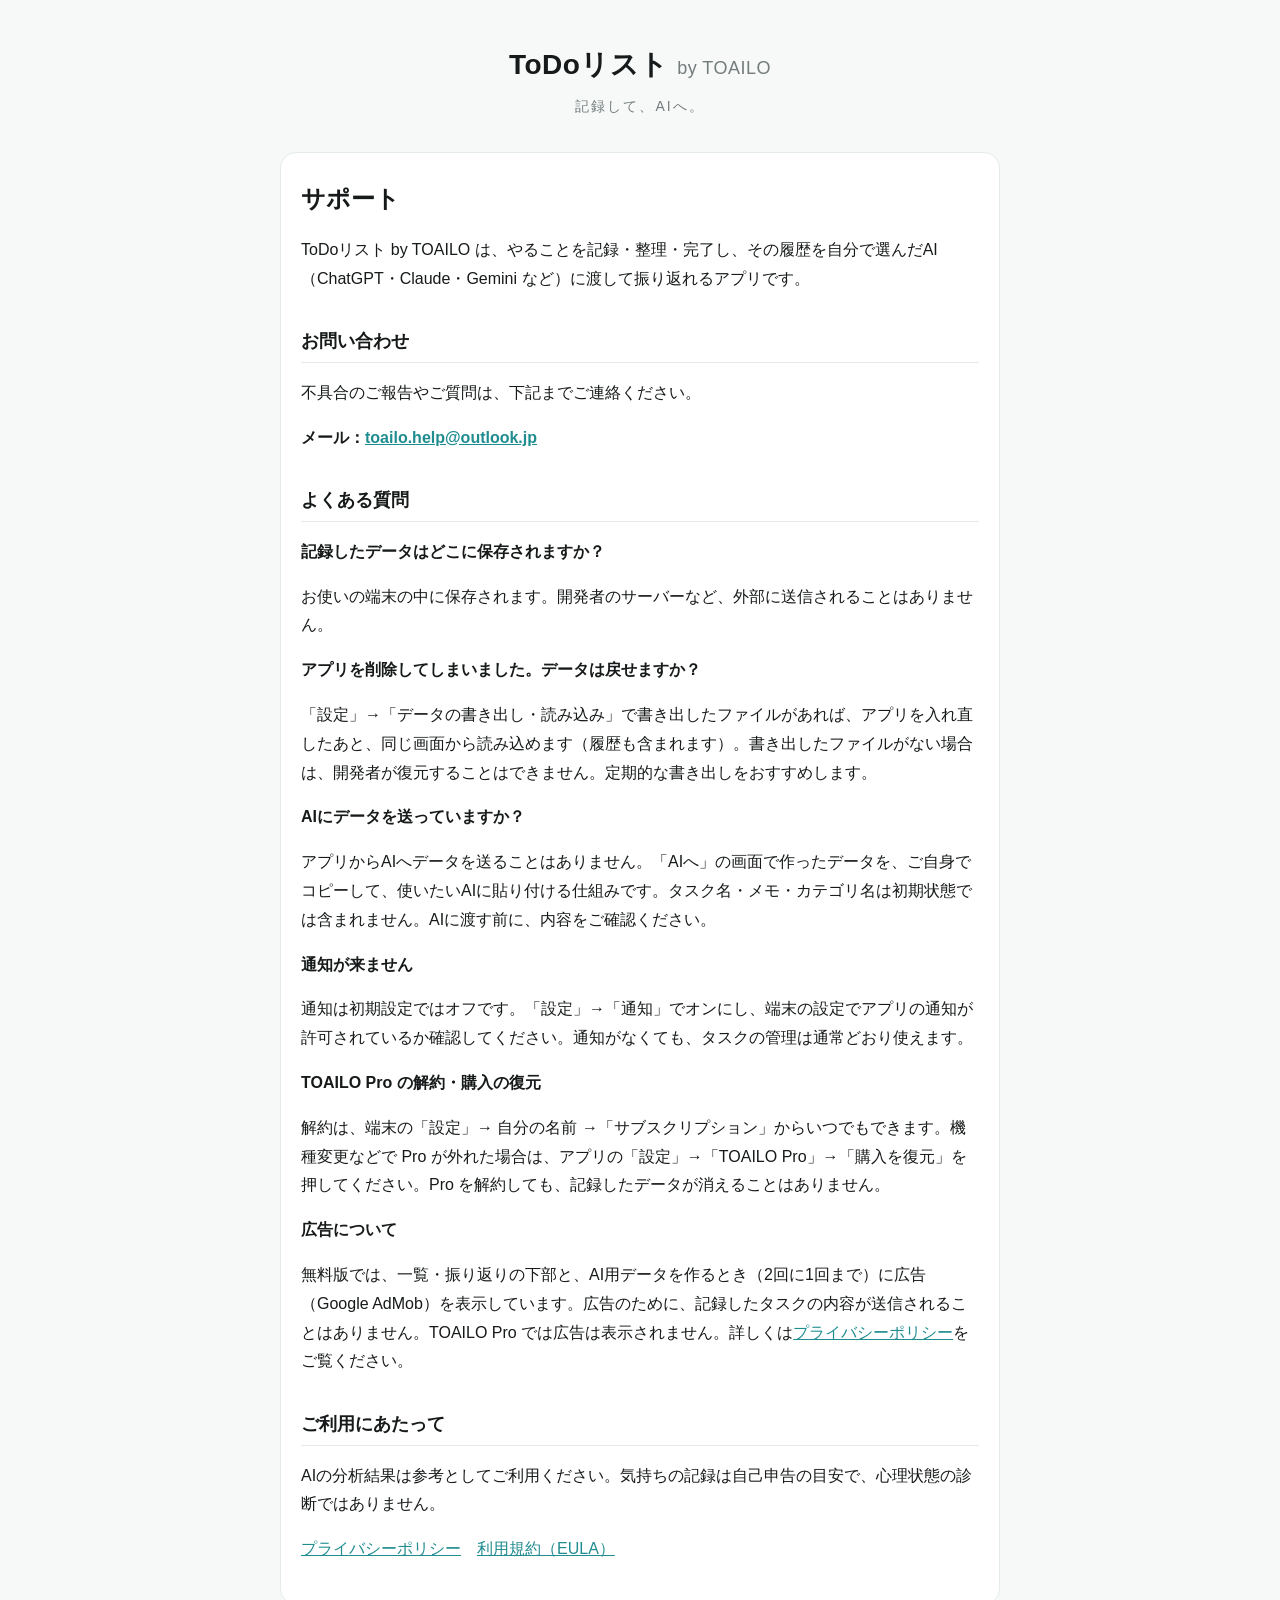
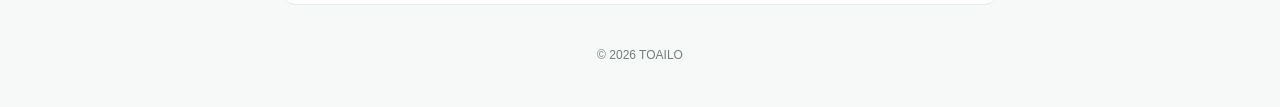
<file: index.html>
<!doctype html>
<html lang="ja">
<head>
  <meta charset="utf-8">
  <meta name="viewport" content="width=device-width, initial-scale=1">
  <title>ToDoリスト by TOAILO サポート</title>
  <meta name="description" content="ToDoリスト by TOAILO（記録して、AIへ。）のサポートページ">
  <link rel="stylesheet" href="style.css">
</head>
<body>
  <header>
    <a class="brand" href="./">ToDoリスト <span>by TOAILO</span></a>
    <p class="tagline">記録して、AIへ。</p>
  </header>

  <main>
    <h1>サポート</h1>
    <p>ToDoリスト by TOAILO は、やることを記録・整理・完了し、その履歴を自分で選んだAI（ChatGPT・Claude・Gemini など）に渡して振り返れるアプリです。</p>

    <h2>お問い合わせ</h2>
    <p>不具合のご報告やご質問は、下記までご連絡ください。</p>
    <p class="contact">メール：<a href="mailto:toailo.help@outlook.jp">toailo.help@outlook.jp</a></p>

    <h2>よくある質問</h2>
    <h3>記録したデータはどこに保存されますか？</h3>
    <p>お使いの端末の中に保存されます。開発者のサーバーなど、外部に送信されることはありません。</p>

    <h3>アプリを削除してしまいました。データは戻せますか？</h3>
    <p>「設定」→「データの書き出し・読み込み」で書き出したファイルがあれば、アプリを入れ直したあと、同じ画面から読み込めます（履歴も含まれます）。書き出したファイルがない場合は、開発者が復元することはできません。定期的な書き出しをおすすめします。</p>

    <h3>AIにデータを送っていますか？</h3>
    <p>アプリからAIへデータを送ることはありません。「AIへ」の画面で作ったデータを、ご自身でコピーして、使いたいAIに貼り付ける仕組みです。タスク名・メモ・カテゴリ名は初期状態では含まれません。AIに渡す前に、内容をご確認ください。</p>

    <h3>通知が来ません</h3>
    <p>通知は初期設定ではオフです。「設定」→「通知」でオンにし、端末の設定でアプリの通知が許可されているか確認してください。通知がなくても、タスクの管理は通常どおり使えます。</p>

    <h3>TOAILO Pro の解約・購入の復元</h3>
    <p>解約は、端末の「設定」→ 自分の名前 →「サブスクリプション」からいつでもできます。機種変更などで Pro が外れた場合は、アプリの「設定」→「TOAILO Pro」→「購入を復元」を押してください。Pro を解約しても、記録したデータが消えることはありません。</p>

    <h3>広告について</h3>
    <p>無料版では、一覧・振り返りの下部と、AI用データを作るとき（2回に1回まで）に広告（Google AdMob）を表示しています。広告のために、記録したタスクの内容が送信されることはありません。TOAILO Pro では広告は表示されません。詳しくは<a href="privacy.html">プライバシーポリシー</a>をご覧ください。</p>

    <h2>ご利用にあたって</h2>
    <p>AIの分析結果は参考としてご利用ください。気持ちの記録は自己申告の目安で、心理状態の診断ではありません。</p>

    <p><a href="privacy.html">プライバシーポリシー</a>　<a href="https://www.apple.com/legal/internet-services/itunes/dev/stdeula/" target="_blank" rel="noopener">利用規約（EULA）</a></p>
  </main>

  <footer>© 2026 TOAILO</footer>
</body>
</html>
</file>
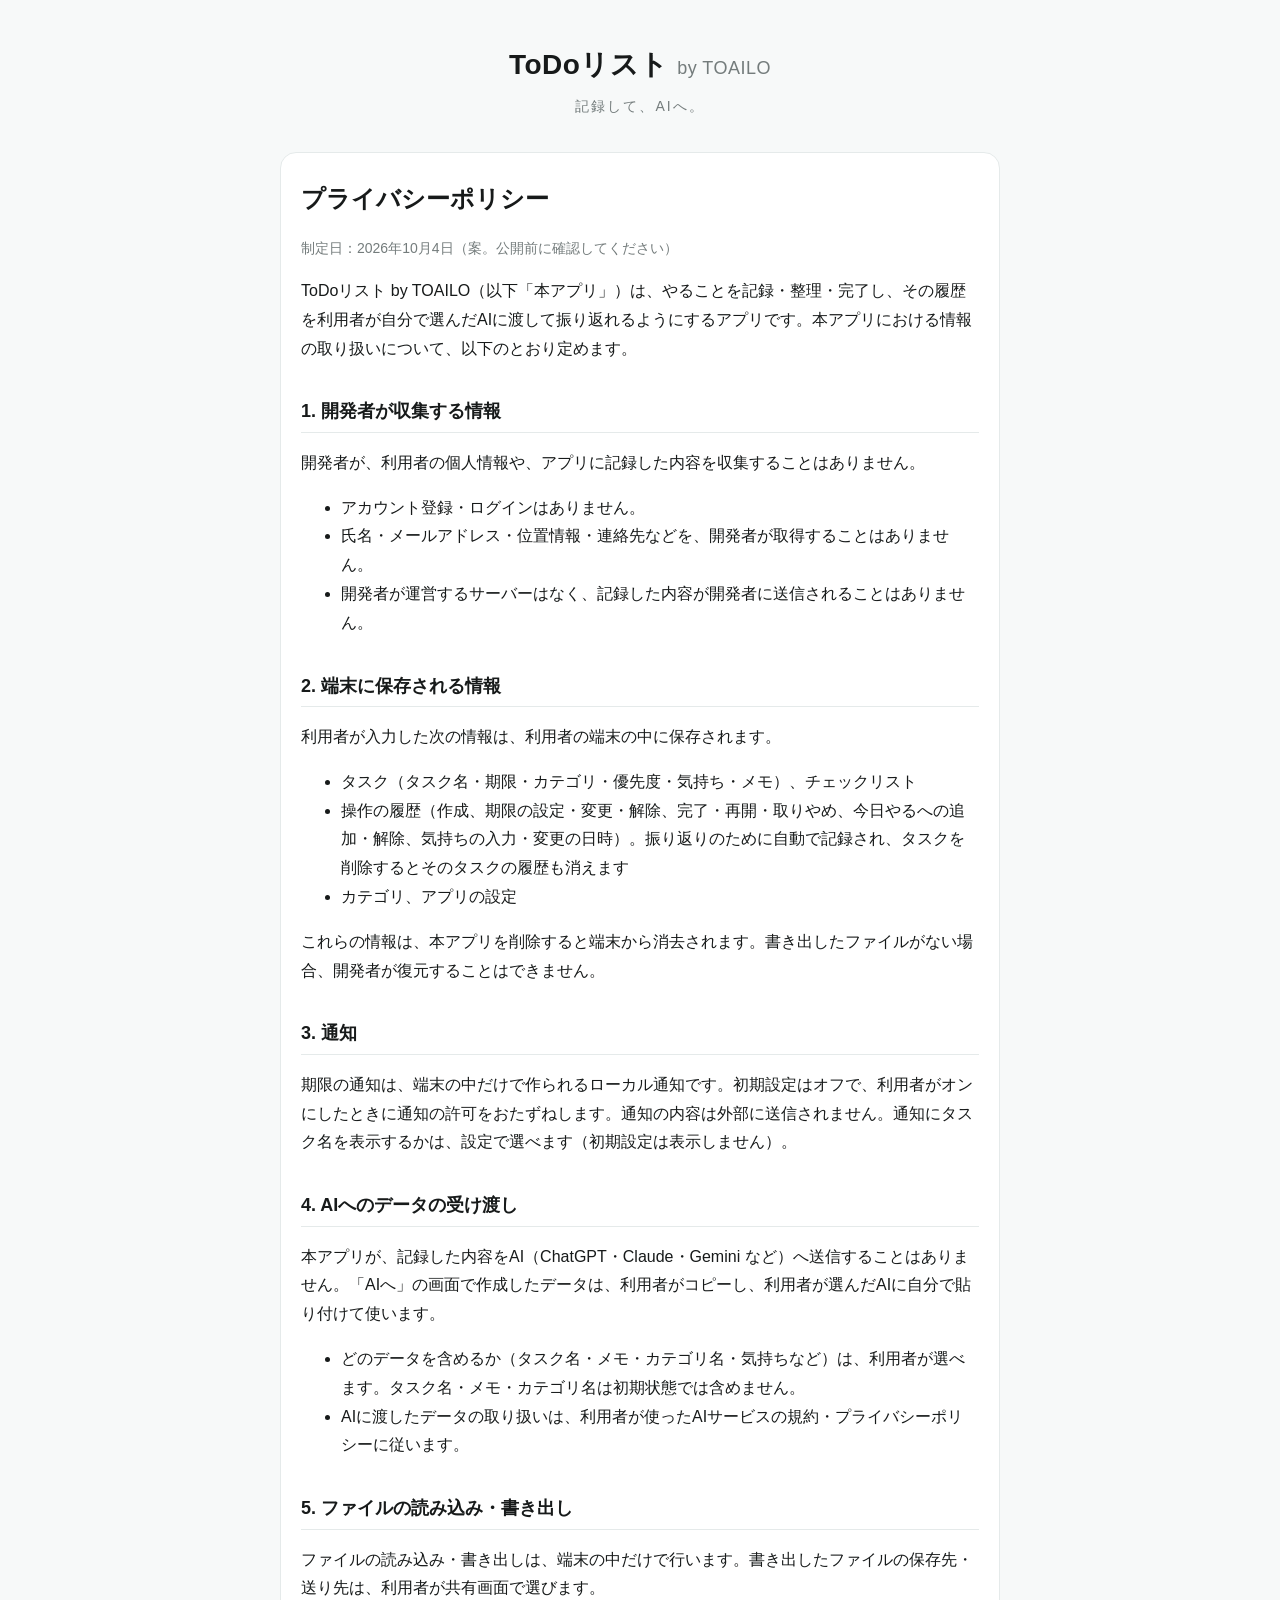
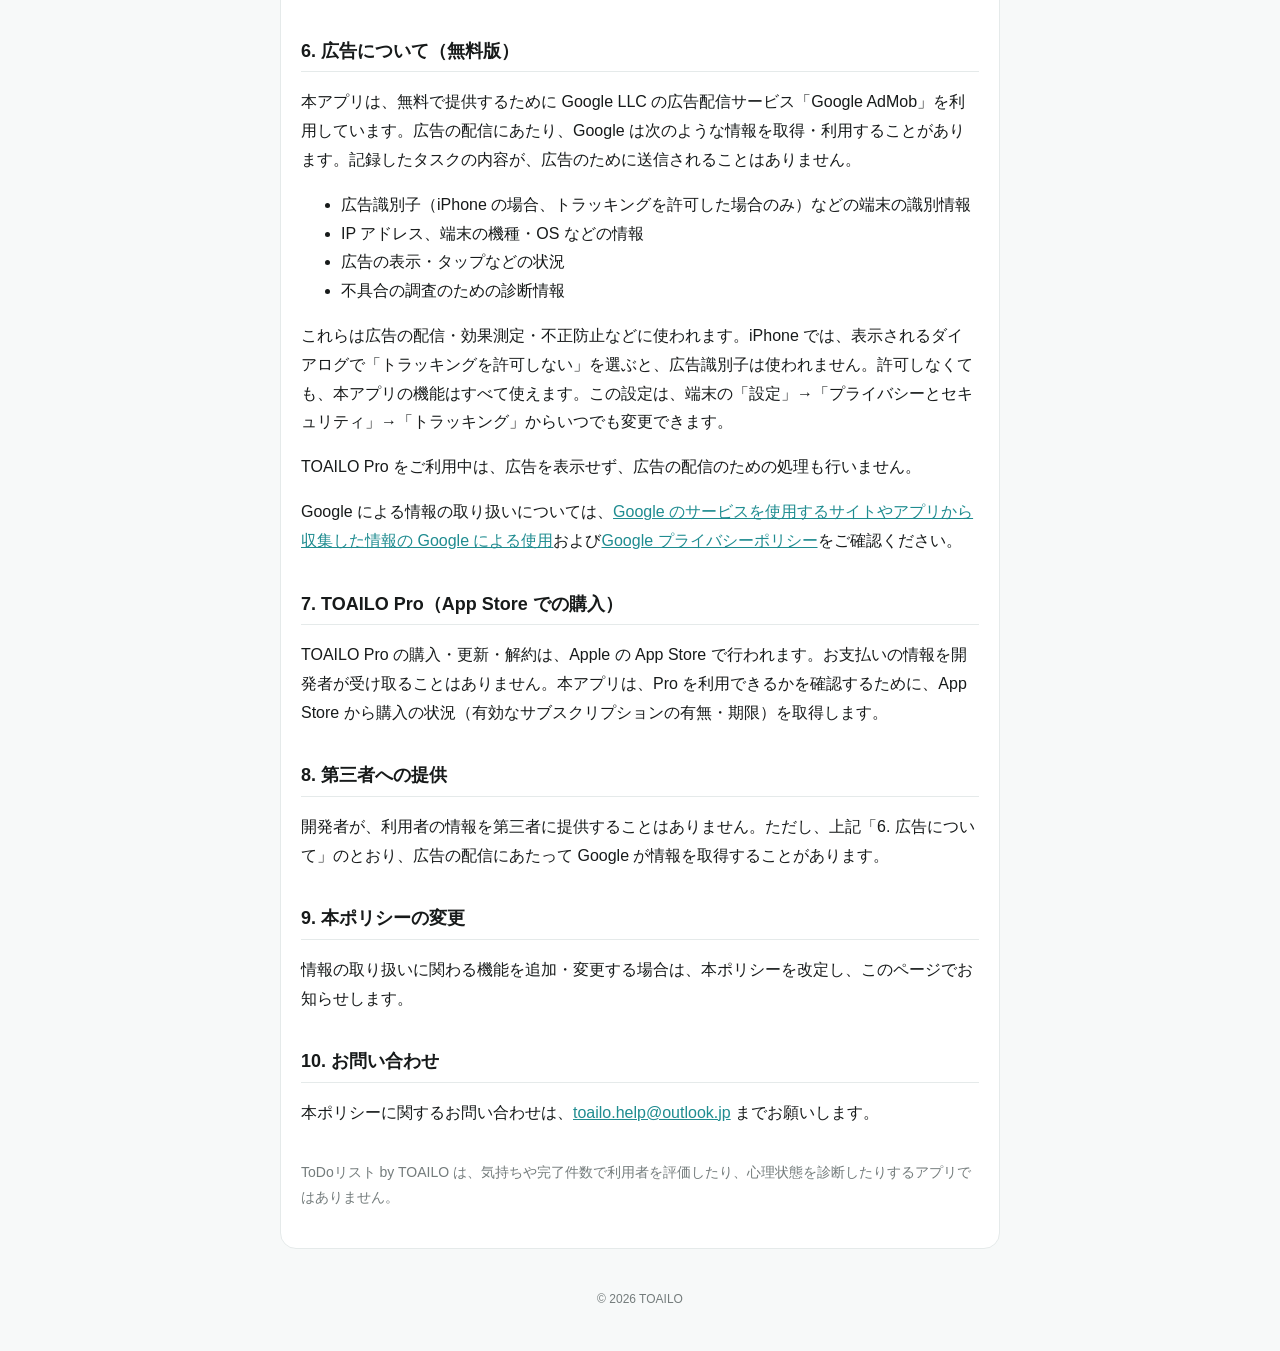
<file: privacy.html>
<!doctype html>
<html lang="ja">
<head>
  <meta charset="utf-8">
  <meta name="viewport" content="width=device-width, initial-scale=1">
  <title>プライバシーポリシー｜ToDoリスト by TOAILO</title>
  <meta name="description" content="ToDoリスト by TOAILO のプライバシーポリシー">
  <link rel="stylesheet" href="style.css">
</head>
<body>
  <header>
    <a class="brand" href="./">ToDoリスト <span>by TOAILO</span></a>
    <p class="tagline">記録して、AIへ。</p>
  </header>

  <main>
    <h1>プライバシーポリシー</h1>
    <p class="meta">制定日：2026年10月4日（案。公開前に確認してください）</p>

    <p>ToDoリスト by TOAILO（以下「本アプリ」）は、やることを記録・整理・完了し、その履歴を利用者が自分で選んだAIに渡して振り返れるようにするアプリです。本アプリにおける情報の取り扱いについて、以下のとおり定めます。</p>

    <h2>1. 開発者が収集する情報</h2>
    <p>開発者が、利用者の個人情報や、アプリに記録した内容を収集することはありません。</p>
    <ul>
      <li>アカウント登録・ログインはありません。</li>
      <li>氏名・メールアドレス・位置情報・連絡先などを、開発者が取得することはありません。</li>
      <li>開発者が運営するサーバーはなく、記録した内容が開発者に送信されることはありません。</li>
    </ul>

    <h2>2. 端末に保存される情報</h2>
    <p>利用者が入力した次の情報は、利用者の端末の中に保存されます。</p>
    <ul>
      <li>タスク（タスク名・期限・カテゴリ・優先度・気持ち・メモ）、チェックリスト</li>
      <li>操作の履歴（作成、期限の設定・変更・解除、完了・再開・取りやめ、今日やるへの追加・解除、気持ちの入力・変更の日時）。振り返りのために自動で記録され、タスクを削除するとそのタスクの履歴も消えます</li>
      <li>カテゴリ、アプリの設定</li>
    </ul>
    <p>これらの情報は、本アプリを削除すると端末から消去されます。書き出したファイルがない場合、開発者が復元することはできません。</p>

    <h2>3. 通知</h2>
    <p>期限の通知は、端末の中だけで作られるローカル通知です。初期設定はオフで、利用者がオンにしたときに通知の許可をおたずねします。通知の内容は外部に送信されません。通知にタスク名を表示するかは、設定で選べます（初期設定は表示しません）。</p>

    <h2>4. AIへのデータの受け渡し</h2>
    <p>本アプリが、記録した内容をAI（ChatGPT・Claude・Gemini など）へ送信することはありません。「AIへ」の画面で作成したデータは、利用者がコピーし、利用者が選んだAIに自分で貼り付けて使います。</p>
    <ul>
      <li>どのデータを含めるか（タスク名・メモ・カテゴリ名・気持ちなど）は、利用者が選べます。タスク名・メモ・カテゴリ名は初期状態では含めません。</li>
      <li>AIに渡したデータの取り扱いは、利用者が使ったAIサービスの規約・プライバシーポリシーに従います。</li>
    </ul>

    <h2>5. ファイルの読み込み・書き出し</h2>
    <p>ファイルの読み込み・書き出しは、端末の中だけで行います。書き出したファイルの保存先・送り先は、利用者が共有画面で選びます。</p>

    <h2>6. 広告について（無料版）</h2>
    <p>本アプリは、無料で提供するために Google LLC の広告配信サービス「Google AdMob」を利用しています。広告の配信にあたり、Google は次のような情報を取得・利用することがあります。記録したタスクの内容が、広告のために送信されることはありません。</p>
    <ul>
      <li>広告識別子（iPhone の場合、トラッキングを許可した場合のみ）などの端末の識別情報</li>
      <li>IP アドレス、端末の機種・OS などの情報</li>
      <li>広告の表示・タップなどの状況</li>
      <li>不具合の調査のための診断情報</li>
    </ul>
    <p>これらは広告の配信・効果測定・不正防止などに使われます。iPhone では、表示されるダイアログで「トラッキングを許可しない」を選ぶと、広告識別子は使われません。許可しなくても、本アプリの機能はすべて使えます。この設定は、端末の「設定」→「プライバシーとセキュリティ」→「トラッキング」からいつでも変更できます。</p>
    <p>TOAILO Pro をご利用中は、広告を表示せず、広告の配信のための処理も行いません。</p>
    <p>Google による情報の取り扱いについては、<a href="https://policies.google.com/technologies/partner-sites" target="_blank" rel="noopener">Google のサービスを使用するサイトやアプリから収集した情報の Google による使用</a>および<a href="https://policies.google.com/privacy" target="_blank" rel="noopener">Google プライバシーポリシー</a>をご確認ください。</p>

    <h2>7. TOAILO Pro（App Store での購入）</h2>
    <p>TOAILO Pro の購入・更新・解約は、Apple の App Store で行われます。お支払いの情報を開発者が受け取ることはありません。本アプリは、Pro を利用できるかを確認するために、App Store から購入の状況（有効なサブスクリプションの有無・期限）を取得します。</p>

    <h2>8. 第三者への提供</h2>
    <p>開発者が、利用者の情報を第三者に提供することはありません。ただし、上記「6. 広告について」のとおり、広告の配信にあたって Google が情報を取得することがあります。</p>

    <h2>9. 本ポリシーの変更</h2>
    <p>情報の取り扱いに関わる機能を追加・変更する場合は、本ポリシーを改定し、このページでお知らせします。</p>

    <h2>10. お問い合わせ</h2>
    <p>本ポリシーに関するお問い合わせは、<a href="mailto:toailo.help@outlook.jp">toailo.help@outlook.jp</a> までお願いします。</p>

    <p class="note">ToDoリスト by TOAILO は、気持ちや完了件数で利用者を評価したり、心理状態を診断したりするアプリではありません。</p>
  </main>

  <footer>© 2026 TOAILO</footer>
</body>
</html>
</file>
<file: style.css>
:root {
  --bg: #f7f9f9;
  --card: #ffffff;
  --text: #171a1a;
  --sub: #747c7c;
  --border: #e5eaea;
  --accent: #1f8c90;
  --accent-light: #42c7c7;
}
@media (prefers-color-scheme: dark) {
  :root {
    --bg: #0b1216;
    --card: #121b20;
    --text: #e8eeee;
    --sub: #93a0a0;
    --border: #22303a;
    --accent: #42c7c7;
  }
}
* { box-sizing: border-box; }
body {
  margin: 0;
  background: var(--bg);
  color: var(--text);
  font-family: -apple-system, BlinkMacSystemFont, "Hiragino Sans", "Noto Sans JP", sans-serif;
  line-height: 1.8;
}
header { text-align: center; padding: 40px 16px 8px; }
.brand { font-size: 28px; font-weight: 800; letter-spacing: 0.5px; color: var(--text); text-decoration: none; }
.brand span { color: var(--sub); font-weight: 500; font-size: 18px; }
.tagline { margin: 4px 0 0; color: var(--sub); letter-spacing: 2px; font-size: 14px; }
main {
  max-width: 720px;
  margin: 24px auto;
  padding: 24px 20px;
  background: var(--card);
  border: 1px solid var(--border);
  border-radius: 16px;
}
@media (max-width: 760px) { main { margin: 16px; } }
h1 { font-size: 24px; margin-top: 0; }
h2 { font-size: 18px; margin-top: 32px; border-bottom: 1px solid var(--border); padding-bottom: 4px; }
h3 { font-size: 16px; margin-bottom: 4px; }
a { color: var(--accent); }
.meta, .note { color: var(--sub); font-size: 14px; }
.note { margin-top: 32px; }
.contact { font-weight: 700; }
footer { text-align: center; color: var(--sub); font-size: 12px; padding: 16px 16px 40px; }
</file>
